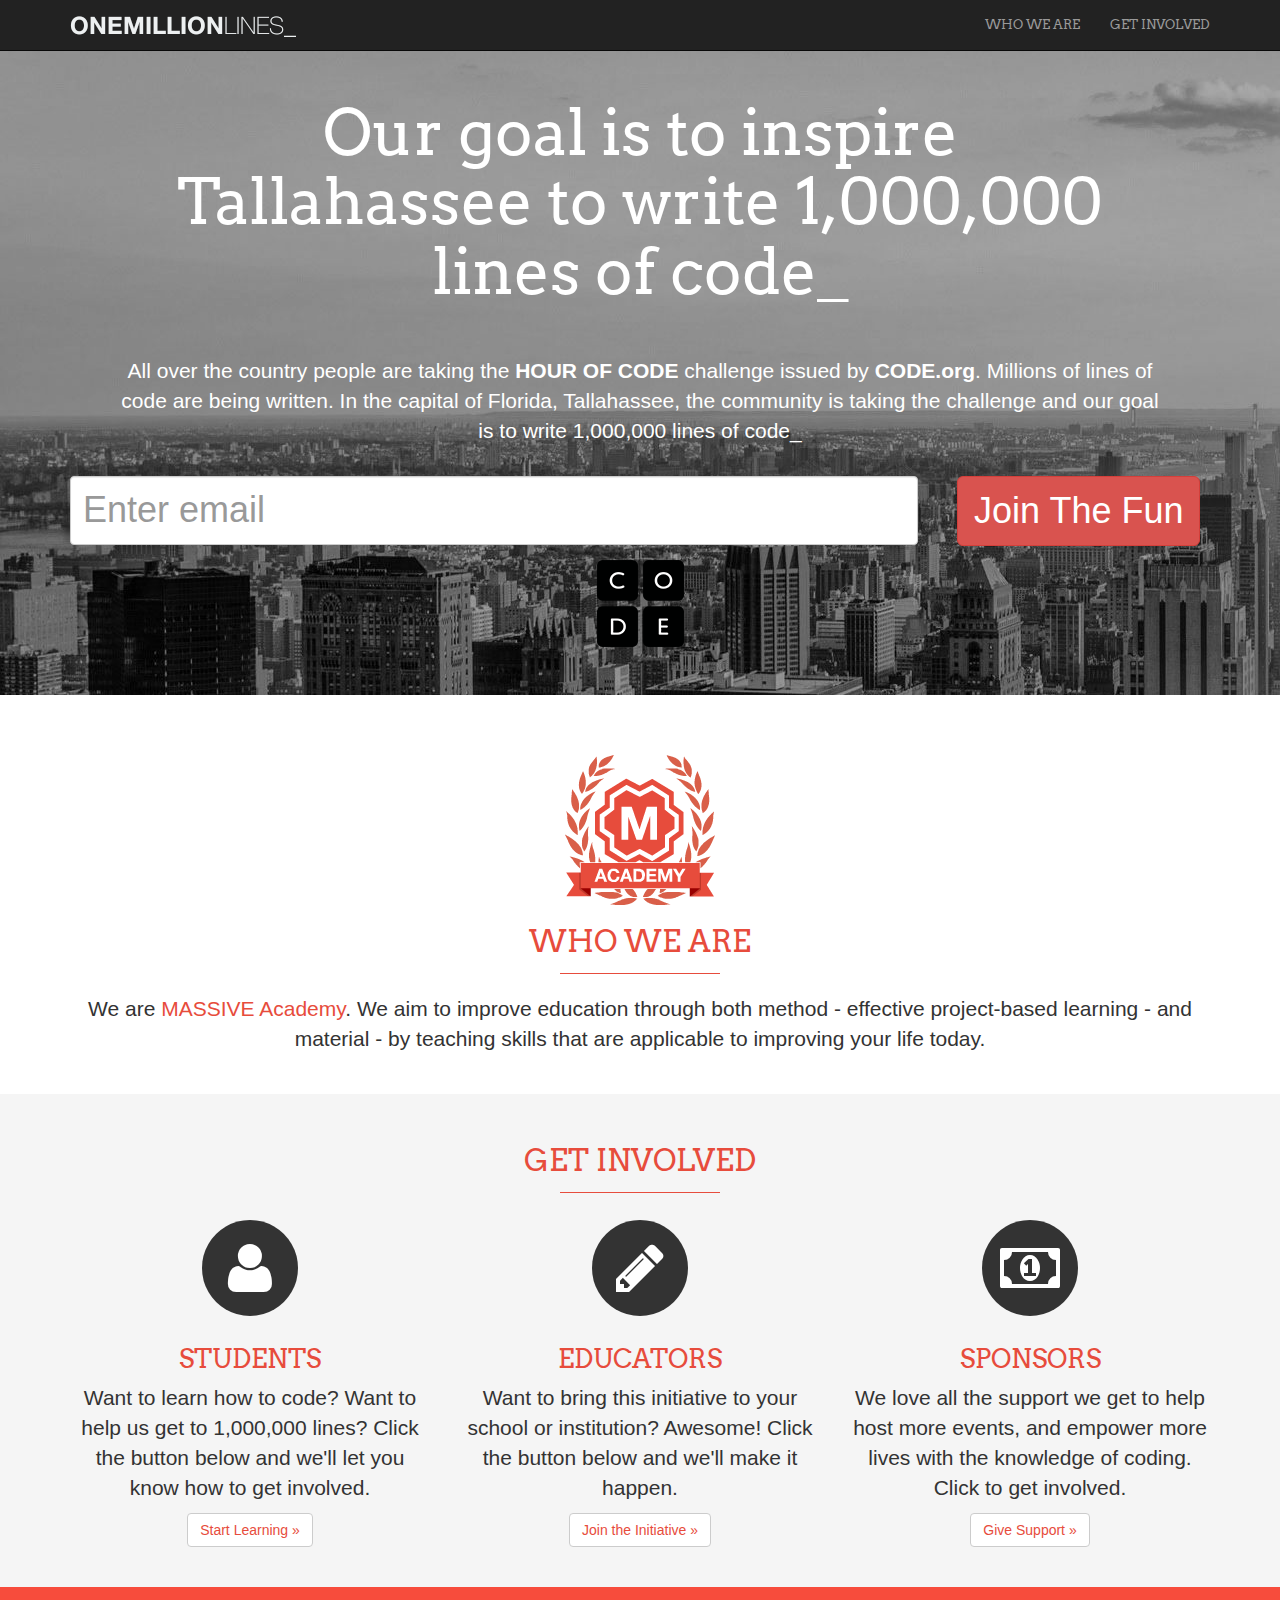
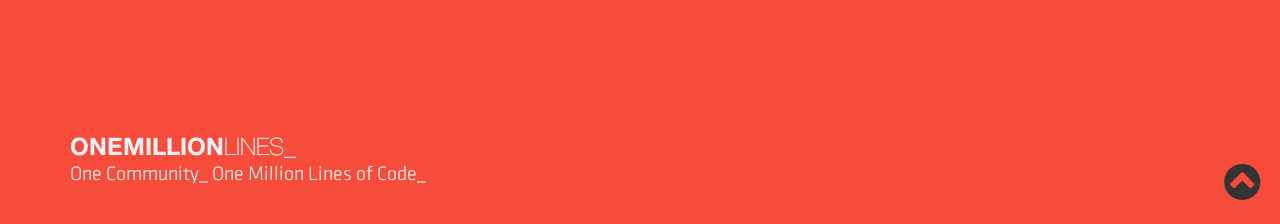
<file: index.html>
<!DOCTYPE html>
<html lang="en">
  <head>
    <meta charset="utf-8">
    <meta http-equiv="X-UA-Compatible" content="IE=edge">
    <meta name="viewport" content="width=device-width, initial-scale=1">
    <meta name="description" content="">
    <meta name="author" content="">
    <link rel="shortcut icon" href="../../assets/ico/favicon.ico">

    <title>One Million Lines</title>

    <!-- This is our Google Arvo font and Font-Awesome -->
    <link href='https://fonts.googleapis.com/css?family=Arvo' rel='stylesheet' type='text/css'>
    <link rel="stylesheet" href="fonts/font-awesome/css/font-awesome.min.css">

    <!-- Bootstrap core CSS -->
    <link href="css/bootstrap.min.css" rel="stylesheet">

    <!-- Custom styles for this template -->
    <link href="css/custom.css" rel="stylesheet">

    <!-- Just for debugging purposes. Don't actually copy this line! -->
    <!--[if lt IE 9]><script src="../../assets/js/ie8-responsive-file-warning.js"></script><![endif]-->

    <!-- HTML5 shim and Respond.js IE8 support of HTML5 elements and media queries -->
    <!--[if lt IE 9]>
      <script src="https://oss.maxcdn.com/libs/html5shiv/3.7.0/html5shiv.js"></script>
      <script src="https://oss.maxcdn.com/libs/respond.js/1.4.2/respond.min.js"></script>
    <![endif]-->
  </head>

  <body data-spy="scroll" data-target=".navbar-collapse" data-offset="50">

    <div class="navbar navbar-inverse navbar-fixed-top" role="navigation">
      <div class="container">
        <div class="navbar-header">
          <button type="button" class="navbar-toggle" data-toggle="collapse" data-target=".navbar-collapse">
            <span class="sr-only">Toggle navigation</span>
            <span class="icon-bar"></span>
            <span class="icon-bar"></span>
            <span class="icon-bar"></span>
          </button>
          <a class="navbar-brand" href="#jumbotron"><img src="images/top_logo.png" alt="One Million Lines" title="One Million Lines"></a>
        </div>
        <div class="collapse navbar-collapse">
          <ul class="nav navbar-nav navbar-right">
            <li><a href="#who">WHO WE ARE</a></li>
            <li><a href="#get-involved">GET INVOLVED</a></li>
          </ul>
        </div><!--/.nav-collapse -->
      </div>
    </div>

    <!-- Main jumbotron for a primary marketing message or call to action -->
    <div id="jumbotron" class="jumbotron">
      <div class="container">
        <h1>Our goal is to inspire <br>Tallahassee to write 1,000,000<br> lines of code_</h1>
        <p>All over the country people are taking the <strong>HOUR OF CODE</strong> challenge issued by <strong>CODE.org</strong>. Millions of lines of code are being written. In the capital of Florida, Tallahassee, the community is taking the challenge and our goal is to write 1,000,000 lines of code_</p>
        <!-- Begin MailChimp Signup Form -->
        <div id="mc_embed_signup" class="row">
          <div class="col-sm-9">
            <form action="http://massiveacademy.us8.list-manage1.com/subscribe/post?u=636e49cc7c70ceee939312b50&amp;id=fe7a597b01" method="post" id="mc-embedded-subscribe-form" name="mc-embedded-subscribe-form" class="validate" target="_blank" role="form" novalidate>
              
            <div class="mc-field-group form-group">
              <input type="email" value="" name="EMAIL" class="required email form-control" id="mce-EMAIL" placeholder="Enter email">
            </div>
          </div>
          <div class="col-sm-3">
            <div id="mce-responses" class="clear">
              <div class="response" id="mce-error-response" style="display:none"></div>
              <div class="response" id="mce-success-response" style="display:none"></div>
            </div>    <!-- real people should not fill this in and expect good things - do not remove this or risk form bot signups-->
            <div style="position: absolute; left: -5000px;"><input type="text" name="b_636e49cc7c70ceee939312b50_fe7a597b01" tabindex="-1" value=""></div>
            <div class="clear"><input type="submit" value="Join The Fun" name="subscribe" id="mc-embedded-subscribe" class="btn btn-danger btn-lg"></div>
          </div>
          </form>
        </div>

  <!--End mc_embed_signup-->
        <img src="images/code.png" title="Code.org logo" alt="Code.org">
      </div>
    </div>

    <div id="who">
      <div class="container homepage">
        <img src="images/academy_brand_med.png" alt="MASSIVE Academy" title="MASSIVE Academy">
        <h2>Who We Are</h2>
        <hr>
        <p>We are <a href="http://www.massiveacademy.us" target="_blank">MASSIVE Academy</a>. We aim to improve education through both method - effective project-based learning - and material - by teaching skills that are applicable to improving your life today.</p>
      </div>
    </div>

    <div id="get-involved">
      <div class="container homepage">
        <h2>Get Involved</h2>
        <hr>
        <div class="row">
          <div class="col-md-4">
            <span class="fa-stack fa-4x">
              <i class="fa fa-circle fa-stack-2x"></i>
              <i class="fa fa-user fa-stack-1x fa-inverse"></i>
            </span>
            <h3>Students</h3>
            <p>Want to learn how to code? Want to help us get to 1,000,000 lines? Click the button below and we'll let you know how to get involved.</p>
            <p><a class="btn btn-default" href="grid.html" role="button">Start Learning &raquo;</a></p>
          </div>
          <div class="col-md-4">
            <span class="fa-stack fa-4x">
              <i class="fa fa-circle fa-stack-2x"></i>
              <i class="fa fa-pencil fa-stack-1x fa-inverse"></i>
            </span>
            <h3>Educators</h3>
            <p>Want to bring this initiative to your school or institution? Awesome! Click the button below and we'll make it happen.</p>
            <p><a class="btn btn-default" href="http://www.google.com" target="_blank" role="button">Join the Initiative &raquo;</a></p>
          </div>
          <div class="col-md-4">
            <span class="fa-stack fa-4x">
              <i class="fa fa-circle fa-stack-2x"></i>
              <i class="fa fa-money fa-stack-1x fa-inverse"></i>
            </span>
            <h3>Sponsors</h3>
            <p>We love all the support we get to help host more events, and empower more lives with the knowledge of coding. Click to get involved.</p>
            <p><a class="btn btn-default" href="https://docs.google.com/forms/d/1pG9YsCpR18geLOiaiN7FzGevC09sE2I-Qzy93mkIs7E/viewform" target="_blank" role="button">Give Support &raquo;</a></p>
          </div>
        </div>
      </div> <!-- /container -->
    </div>

    <footer>
      <div class="container">
        <p><img src="images/one_million_bottom_brand.png"></p>
      </div>
      <div id="back-to-top">
        <a href="#jumbotron"><i class="fa fa-3x fa-chevron-circle-up"></i></a>
      </div>
    </footer>



    
    


    <!-- Bootstrap core JavaScript
    ================================================== -->
    <!-- Placed at the end of the document so the pages load faster -->
    <script src="https://ajax.googleapis.com/ajax/libs/jquery/1.11.0/jquery.min.js"></script>
    <script src="js/bootstrap.min.js"></script>
    <script src="js/smoothscroll.js"></script>
  </body>
</html>
</file>
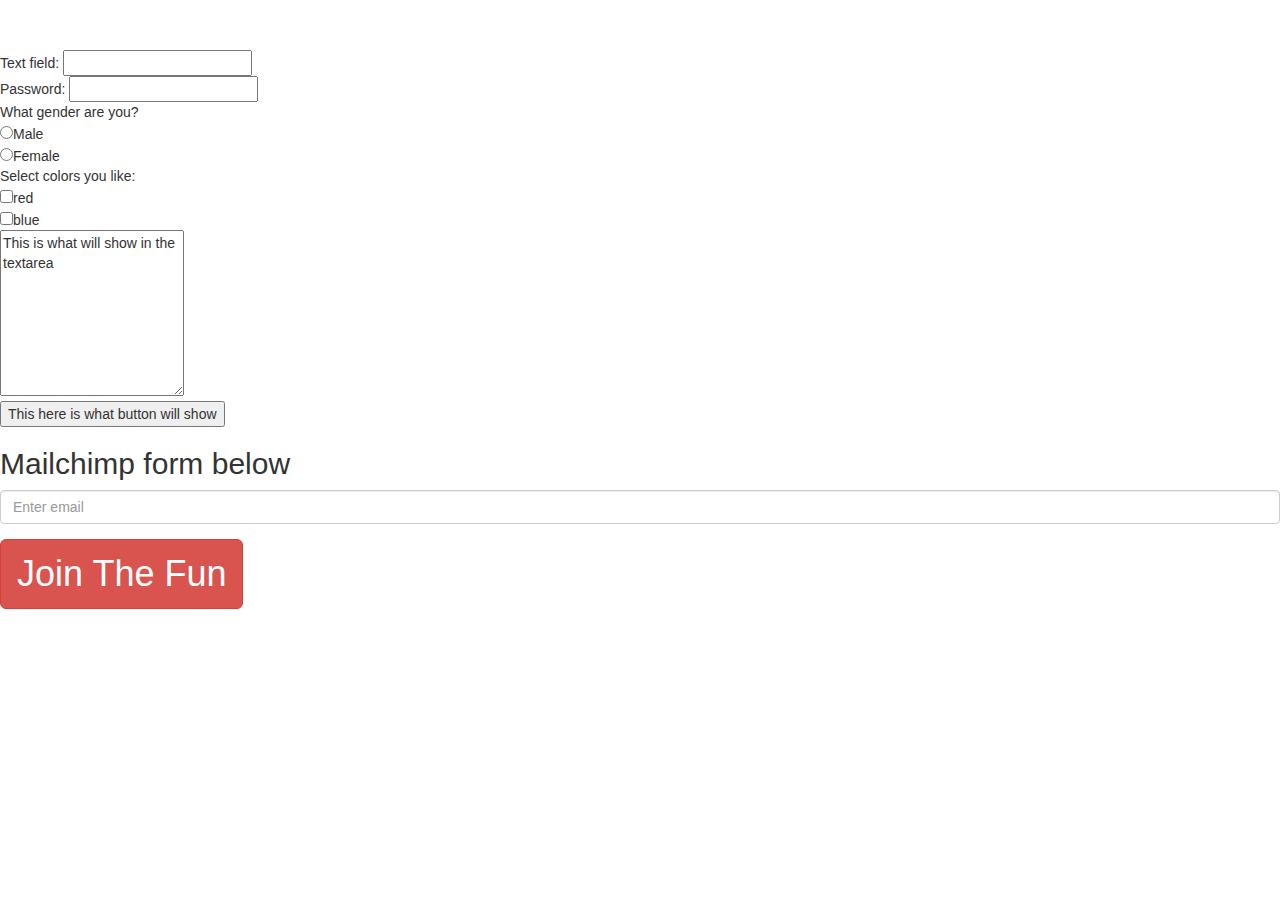
<file: form.html>
<!DOCTYPE html>
<html lang="en">
  <head>
    <meta charset="utf-8">
    <meta http-equiv="X-UA-Compatible" content="IE=edge">
    <meta name="viewport" content="width=device-width, initial-scale=1">
    <meta name="description" content="">
    <meta name="author" content="">
    <link rel="shortcut icon" href="../../assets/ico/favicon.ico">

    <title>One Million Lines</title>

    <!-- This is our Google Arvo font and Font-Awesome -->
    <link href='https://fonts.googleapis.com/css?family=Arvo' rel='stylesheet' type='text/css'>
    <link rel="stylesheet" href="fonts/font-awesome/css/font-awesome.min.css">

    <!-- Bootstrap core CSS -->
    <link href="css/bootstrap.min.css" rel="stylesheet">

    <!-- Custom styles for this template -->
    <link href="css/custom.css" rel="stylesheet">

    <!-- Just for debugging purposes. Don't actually copy this line! -->
    <!--[if lt IE 9]><script src="../../assets/js/ie8-responsive-file-warning.js"></script><![endif]-->

    <!-- HTML5 shim and Respond.js IE8 support of HTML5 elements and media queries -->
    <!--[if lt IE 9]>
      <script src="https://oss.maxcdn.com/libs/html5shiv/3.7.0/html5shiv.js"></script>
      <script src="https://oss.maxcdn.com/libs/respond.js/1.4.2/respond.min.js"></script>
    <![endif]-->
  </head>

  <body>

	<form>

		Text field: <input type="text" name="firstname"><br>
		Password: <input type="password"><br>
		What gender are you?<br>
		<input type="radio" name="sex" value="male">Male<br>
		<input type="radio" name="sex" value="female">Female<br>
		Select colors you like:<br>
		<input type="checkbox" name="color" value="red">red<br>
		<input type="checkbox" name="color" value="blue">blue<br>
		<textarea rows="8" columns="30">This is what will show in the textarea</textarea><br>
		<input type="submit" value="This here is what button will show">

	</form>

	<h2>Mailchimp form below</h2>
	<!-- Begin MailChimp Signup Form -->
	<div id="mc_embed_signup">
	<form action="http://massiveacademy.us8.list-manage1.com/subscribe/post?u=636e49cc7c70ceee939312b50&amp;id=fe7a597b01" method="post" id="mc-embedded-subscribe-form" name="mc-embedded-subscribe-form" class="validate" target="_blank" role="form" novalidate>
		
	<div class="mc-field-group form-group">
		<input type="email" value="" name="EMAIL" class="required email form-control" id="mce-EMAIL" placeholder="Enter email">
	</div>
		<div id="mce-responses" class="clear">
			<div class="response" id="mce-error-response" style="display:none"></div>
			<div class="response" id="mce-success-response" style="display:none"></div>
		</div>    <!-- real people should not fill this in and expect good things - do not remove this or risk form bot signups-->
	    <div style="position: absolute; left: -5000px;"><input type="text" name="b_636e49cc7c70ceee939312b50_fe7a597b01" tabindex="-1" value=""></div>
	    <div class="clear"><input type="submit" value="Join The Fun" name="subscribe" id="mc-embedded-subscribe" class="btn btn-danger btn-lg"></div>
	</form>
	</div>

	<!--End mc_embed_signup-->
	</body>
</html>
</file>
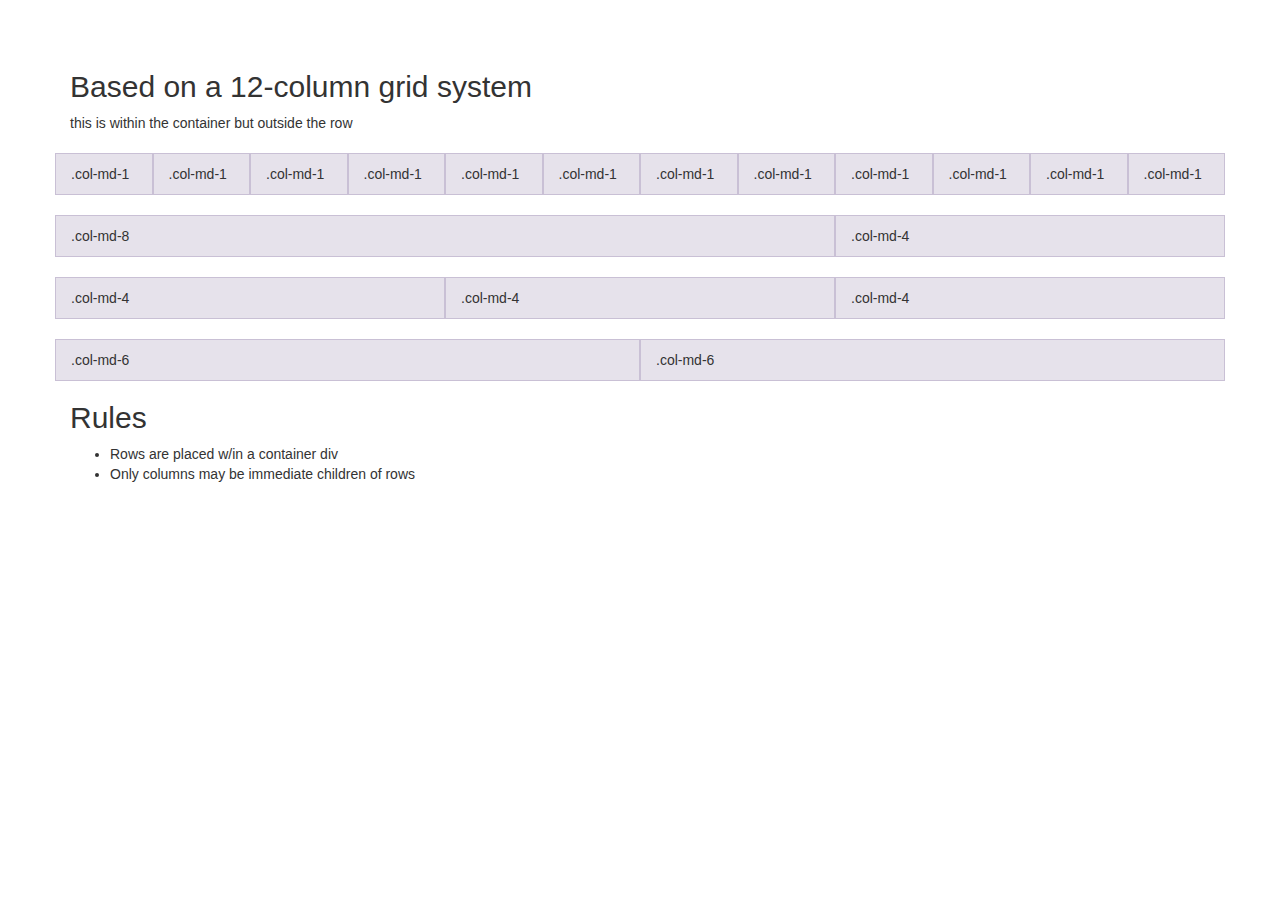
<file: grid.html>
<!DOCTYPE html>
<html lang="en">
  <head>
    <meta charset="utf-8">
    <meta http-equiv="X-UA-Compatible" content="IE=edge">
    <meta name="viewport" content="width=device-width, initial-scale=1">
    <meta name="description" content="">
    <meta name="author" content="">
    <link rel="shortcut icon" href="../../assets/ico/favicon.ico">

    <title>Jumbotron Template for Bootstrap</title>

    <!-- This is our Google Arvo font -->
    <link href='http://fonts.googleapis.com/css?family=Arvo' rel='stylesheet' type='text/css'>

    <!-- Bootstrap core CSS -->
    <link href="css/bootstrap.min.css" rel="stylesheet">

    <!-- Custom styles for this template -->
    <link href="css/custom.css" rel="stylesheet">

    <style>

    .row {
      margin-top: 20px; 
    }

    .row [class^=col-] {
      padding-top: 10px;
      padding-bottom: 10px;
      background-color: #eee;
      background-color: rgba(86,61,124,.15);
      border: 1px solid #ddd;
      border: 1px solid rgba(86,61,124,.2);
    }

    </style> 

    <!-- Just for debugging purposes. Don't actually copy this line! -->
    <!--[if lt IE 9]><script src="../../assets/js/ie8-responsive-file-warning.js"></script><![endif]-->

    <!-- HTML5 shim and Respond.js IE8 support of HTML5 elements and media queries -->
    <!--[if lt IE 9]>
      <script src="https://oss.maxcdn.com/libs/html5shiv/3.7.0/html5shiv.js"></script>
      <script src="https://oss.maxcdn.com/libs/respond.js/1.4.2/respond.min.js"></script>
    <![endif]-->
  </head>

  <body>

    <div class="container">
      <h2>Based on a 12-column grid system</h2>
      <p>this is within the container but outside the row</p>
      <div class="row">
        <div class="col-md-1">.col-md-1</div>
        <div class="col-md-1">.col-md-1</div>
        <div class="col-md-1">.col-md-1</div>
        <div class="col-md-1">.col-md-1</div>
        <div class="col-md-1">.col-md-1</div>
        <div class="col-md-1">.col-md-1</div>
        <div class="col-md-1">.col-md-1</div>
        <div class="col-md-1">.col-md-1</div>
        <div class="col-md-1">.col-md-1</div>
        <div class="col-md-1">.col-md-1</div>
        <div class="col-md-1">.col-md-1</div>
        <div class="col-md-1">.col-md-1</div>
      </div>
      <div class="row">
        <div class="col-md-8">.col-md-8</div>
        <div class="col-md-4">.col-md-4</div>
      </div>
      <div class="row">
        <div class="col-md-4">.col-md-4</div>
        <div class="col-md-4">.col-md-4</div>
        <div class="col-md-4">.col-md-4</div>
      </div>
      <div class="row">
        <div class="col-md-6">.col-md-6</div>
        <div class="col-md-6">.col-md-6</div>
      </div>
      <h2>Rules</h2>
      <ul>
        <li>Rows are placed w/in a container div</li>
        <li>Only columns may be immediate children of rows</li>
      </ul> 
    </div>

  </body>
</html>
</file>
<file: css/custom.css>
/* Move down content because we have a fixed navbar that is 50px tall */
body {
  padding-top: 50px;
}

ul.nav, .jumbotron h1 {
	font-family: 'Arvo', courier, serif;
}

ul.nav {
	font-size: 13px;
}

footer {
	background-color: #f74c3c;
	padding-top: 150px;
	padding-bottom: 30px;
	position: relative;
}

#get-involved {
	background-color: #f5f5f5;
}

#back-to-top {
	position: absolute;
	bottom: 20px;
	right: 20px;
}

#back-to-top a {
	color: #333;
}

.jumbotron {
	text-align: center;
	background-image: url('../images/hero_image.jpg');
	color: white;
}

.jumbotron h1 {
	margin-top: 0px;
	margin-bottom: 50px;
}

.jumbotron p {
	margin-bottom: 30px;
	font-weight: 100;
	padding: 0 50px;
}

.jumbotron .form-control {
	height: 69px;
	font-size: 36px;
}

.modal-content iframe {
	margin-top: 15px;
	margin-bottom: 10px;
}

.modal-content button.close {
	position: absolute;
	top: 5px;
	right: 5px;
	background-color: white;
	font-size: 28px;
	width: 30px;
	opacity: 1;
	border-radius: 24px;
	-webkit-border-radius: 24px;
	-moz-border-radius: 24px;
}

.modal-dialog {
	position: absolute;
	left: 50%;
	margin-left: -300px;
	top: 50%;
	margin-top: -173px;
}

.btn-lg {
	font-size: 36px;
}

.homepage {
	text-align: center;
	padding-bottom: 30px;
	padding-top: 30px;
}

.homepage h2, .homepage h3 {
	color: #e74c3c;
	font-family: 'Arvo', courier, serif;
	text-transform: uppercase;
}

.homepage h2 {
	font-size: 30px;
}

.homepage h3 {
	font-size: 26px;
}

.homepage p {
	font-size: 21px;
	font-weight: 300;
}

.homepage a {
	color: #e74c3c;
}

.homepage a:hover {
	color: #e74c3c;
	text-decoration: none;
	opacity: .8;
}

.homepage hr {
	border-top: 1px solid #e74c3d;
	width: 160px;
	margin-top: 15px;
}

/* Responsive Styling */

@media (max-width: 1199px) { 

	.jumbotron h1 {
		font-size: 56px;
		margin-bottom: 30px;
	}

}

@media (max-width: 991px) { 

	.jumbotron h1 {
		font-size: 44px;
	}

	.jumbotron p {
		padding: 0 10px;
	}

	#get-involved .col-md-4 {
		padding-top: 20px;
		padding-bottom: 20px;
	}

}

@media (max-width: 767px) { 

	.jumbotron h1 {
		font-size: 24px;
	}

	.jumbotron p {
		font-size: 16px;
		padding: 0;
	}

	.btn-lg {
		font-size: 18px;
	}

	.homepage p {
		font-size: 18px;
	}

	footer img {
		width: 80%;
	}

}
</file>
